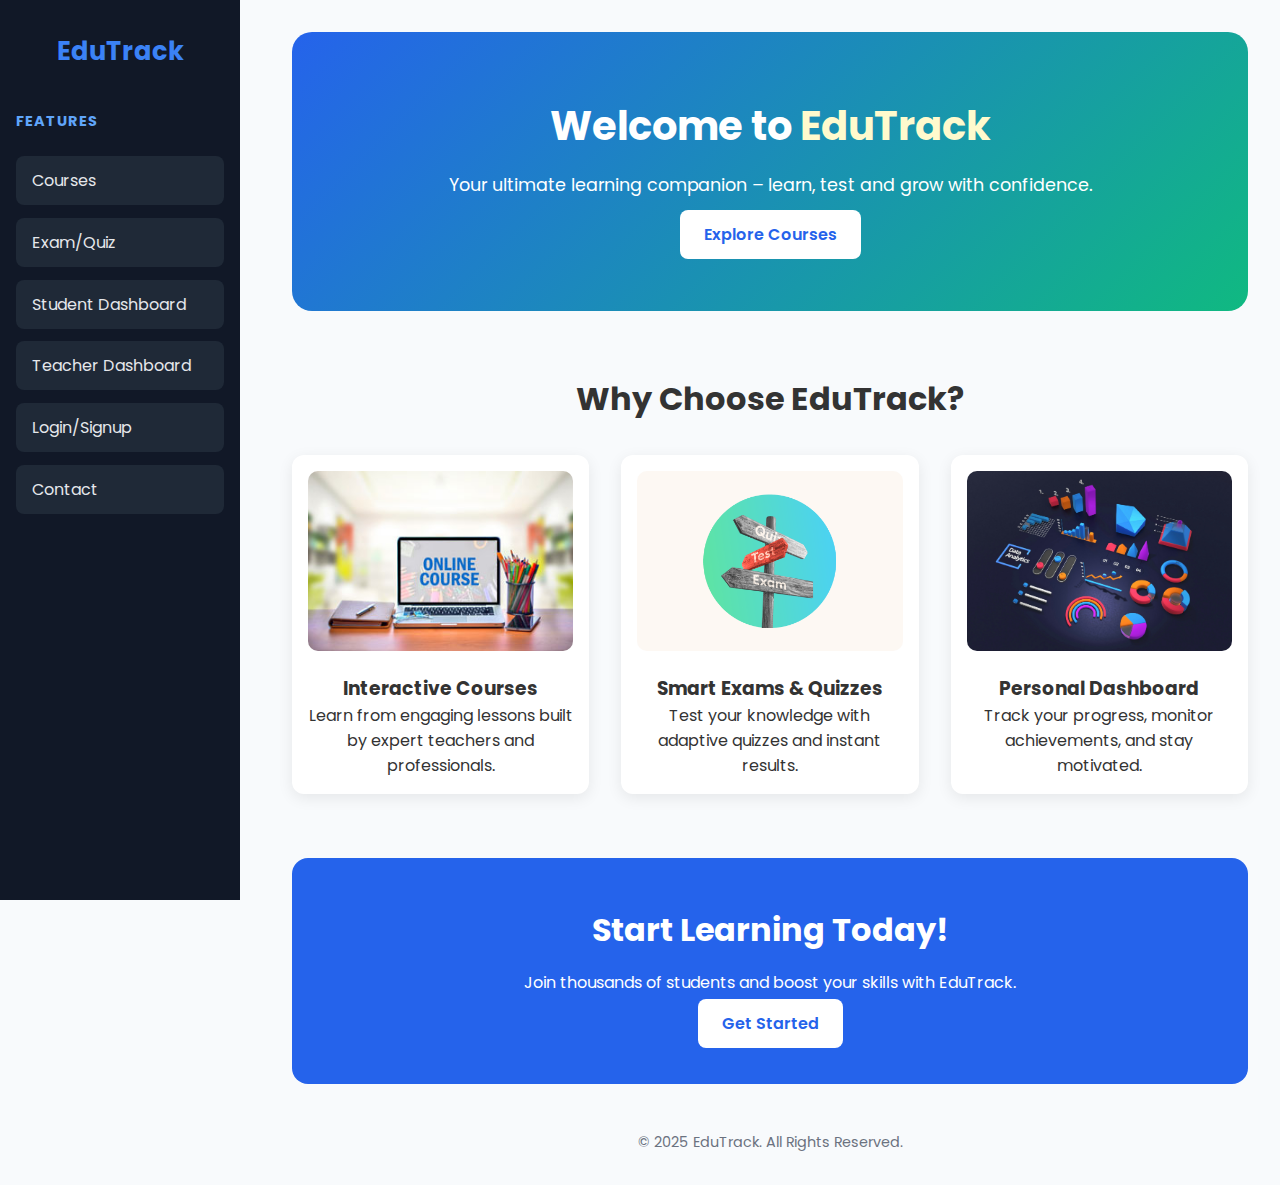
<file: index.html>
<!DOCTYPE html>
<html lang="en">

<head>
  <meta charset="UTF-8" />
  <meta name="viewport" content="width=device-width, initial-scale=1.0" />
  <title>EduTrack - Home</title>
  <link rel="stylesheet" href="style.css" />
</head>

<body>
  <div class="container">
    <!-- Sidebar -->
    <aside class="sidebar">
      <h2 class="brand">EduTrack</h2>
      <h3 class="menu-title">Features</h3>
      <ul class="menu">
        <li><a href="courses.html" >Courses</a></li>
        <li><a href="exam.html">Exam/Quiz</a></li>
        <li><a href="student-dashboard.html">Student Dashboard</a></li>
        <li><a href="teacher-dashboard.html">Teacher Dashboard</a></li>
        <li><a href="login.html">Login/Signup</a></li>
        <li><a href="contact.html">Contact</a></li>
      </ul>
    </aside>

    <!-- Main Content -->
    <main class="content">
      <header class="hero">
        <h1>Welcome to <span>EduTrack</span></h1>
        <p>Your ultimate learning companion – learn, test and grow with confidence.</p>
        <a href="courses.html" class="btn-primary">Explore Courses</a>
      </header>

      <section class="features">
        <h2>Why Choose EduTrack?</h2>
        <div class="cards">
          <div class="card">
            <img src="./asset/courses.jpg" alt="Courses">
            <h3>Interactive Courses</h3>
            <p>Learn from engaging lessons built by expert teachers and professionals.</p>
          </div>
          <div class="card">
            <img src="./asset/quiz-test-exam.jpg" alt="Exam">
            <h3>Smart Exams & Quizzes</h3>
            <p>Test your knowledge with adaptive quizzes and instant results.</p>
          </div>
          <div class="card">
            <img src="./asset/dashboard.jpg" alt="Dashboard">
            <h3>Personal Dashboard</h3>
            <p>Track your progress, monitor achievements, and stay motivated.</p>
          </div>
        </div>
      </section>

      <section class="cta">
        <h2>Start Learning Today!</h2>
        <p>Join thousands of students and boost your skills with EduTrack.</p>
        <a href="login.html" class="btn-secondary get-btn">Get Started</a>
      </section>

      <footer class="footer">
        <p>© 2025 EduTrack. All Rights Reserved.</p>
      </footer>
    </main>
  </div>
</body>

</html>
</file>
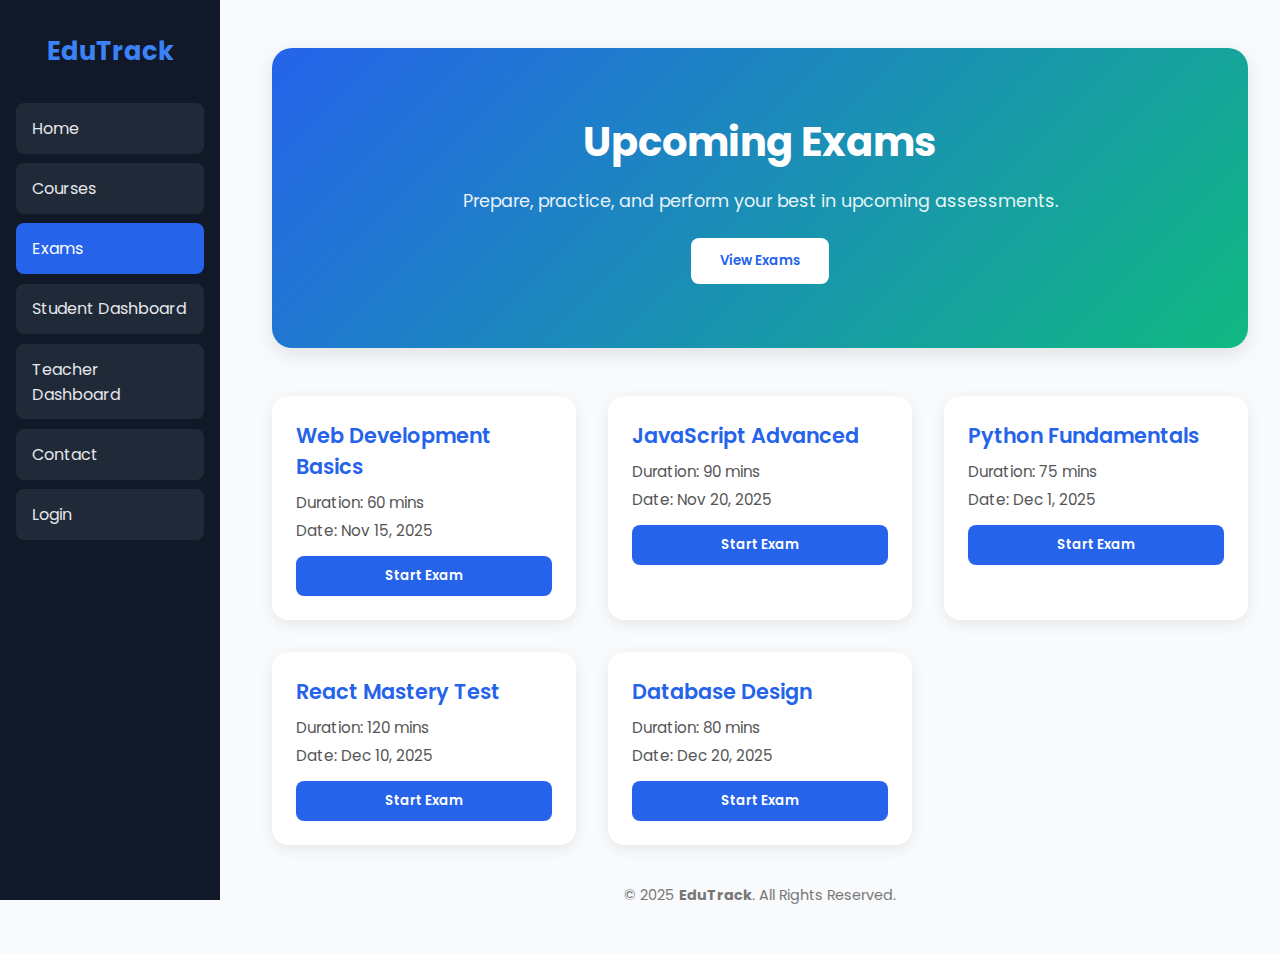
<file: exam.html>
<!DOCTYPE html>
<html lang="en">

<head>
  <meta charset="UTF-8" />
  <meta name="viewport" content="width=device-width, initial-scale=1.0" />
  <title>EduTrack | Exams</title>
  <link rel="stylesheet" href="exam.css" />
  <link href="https://fonts.googleapis.com/css2?family=Poppins:wght@400;600;700&display=swap" rel="stylesheet">
</head>

<body>
  <div class="main-layout">
    <!-- Sidebar -->
    <aside class="sidebar">
      <h2>EduTrack</h2>
      <a href="index.html">Home</a>
      <a href="courses.html">Courses</a>
      <a href="exam.html" class="active">Exams</a>
      <a href="student-dashboard.html">Student Dashboard</a>
      <a href="teacher-dashboard.html">Teacher Dashboard</a>
      <a href="contact.html">Contact</a>
      <a href="login.html">Login</a>
    </aside>

    <!-- Main Content -->
    <main class="main-content">
      <!-- Hero Section -->
      <section class="exam-hero">
        <h1>Upcoming Exams</h1>
        <p>Prepare, practice, and perform your best in upcoming assessments.</p>
        <button>View Exams</button>
      </section>

      <!-- Exam List -->
      <section class="exam-list">
        <div class="exam-card">
          <h3>Web Development Basics</h3>
          <p>Duration: 60 mins</p>
          <p>Date: Nov 15, 2025</p>
          <button>Start Exam</button>
        </div>

        <div class="exam-card">
          <h3>JavaScript Advanced</h3>
          <p>Duration: 90 mins</p>
          <p>Date: Nov 20, 2025</p>
          <button>Start Exam</button>
        </div>

        <div class="exam-card">
          <h3>Python Fundamentals</h3>
          <p>Duration: 75 mins</p>
          <p>Date: Dec 1, 2025</p>
          <button>Start Exam</button>
        </div>

        <div class="exam-card">
          <h3>React Mastery Test</h3>
          <p>Duration: 120 mins</p>
          <p>Date: Dec 10, 2025</p>
          <button>Start Exam</button>
        </div>

        <div class="exam-card">
          <h3>Database Design</h3>
          <p>Duration: 80 mins</p>
          <p>Date: Dec 20, 2025</p>
          <button>Start Exam</button>
        </div>
      </section>

      <!-- Footer -->
      <footer style="margin-top: 40px; text-align: center; color: #777;">
        © 2025 <strong>EduTrack</strong>. All Rights Reserved.
      </footer>
    </main>
  </div>
</body>

</html>
</file>
<file: style.css>
@import url('https://fonts.googleapis.com/css2?family=Poppins:wght@400;600;700&display=swap');

* {
  margin: 0;
  padding: 0;
  box-sizing: border-box;
}

body {
  font-family: 'Poppins', sans-serif;
  background: #f8fafc;
  color: #333;
  display: flex;
  min-height: 100vh;
}

/* Layout */
.container {
  display: flex;
  width: 100%;
}

/* Sidebar */
.sidebar {
  width: 240px;
  background: #111827;
  color: #fff;
  padding: 2rem 1rem;
  display: flex;
  flex-direction: column;
  gap: 1rem;
  position: fixed;
  height: 100vh;
}

.brand {
  font-size: 1.6rem;
  font-weight: 700;
  color: #3b82f6;
  text-align: center;
}

.menu-title {
  font-size: 0.9rem;
  color: #60a5fa;
  margin-top: 1.5rem;
  text-transform: uppercase;
  letter-spacing: 1px;
}

.menu {
  list-style: none;
  margin-top: 0.5rem;
}

.menu li {
  margin-bottom: 0.8rem;
}

.menu a {
  display: block;
  background: #1f2937;
  color: #e5e7eb;
  padding: 0.75rem 1rem;
  border-radius: 8px;
  text-decoration: none;
  transition: 0.3s;
}

.menu a:hover,
.menu a.active {
  background: #2563eb;
  color: #fff;
}

/* Content Area */
.content {
  margin-left: 260px;
  padding: 2rem;
  flex: 1;
}

/* Hero Section */
.hero {
  background: linear-gradient(135deg, #2563eb, #10b981);
  color: white;
  padding: 4rem 2rem;
  border-radius: 20px;
  text-align: center;
}

.hero h1 {
  font-size: 2.5rem;
  margin-bottom: 1rem;
}

.hero span {
  color: #fffacd;
}

.hero p {
  margin-bottom: 1.5rem;
  font-size: 1.1rem;
}

.btn-primary {
  background: #fff;
  color: #2563eb;
  padding: 0.8rem 1.5rem;
  border-radius: 8px;
  text-decoration: none;
  font-weight: 600;
  transition: 0.3s;
}

.btn-primary:hover {
  background: #f0f0f0;
}

/* Features Section */
.features {
  margin-top: 4rem;
}

.features h2 {
  text-align: center;
  font-size: 2rem;
  margin-bottom: 2rem;
}

.cards {
  display: grid;
  grid-template-columns: repeat(auto-fit, minmax(250px, 1fr));
  gap: 2rem;
}

.card {
  background: #fff;
  border-radius: 12px;
  box-shadow: 0 4px 15px rgba(0, 0, 0, 0.08);
  padding: 1rem;
  text-align: center;
  transition: 0.3s;
}

.card img {
  border-radius: 10px;
  width: 100%;
  height: 180px;
  object-fit: cover;
  margin-bottom: 1rem;
}

.card:hover {
  transform: translateY(-5px);
  box-shadow: 0 8px 25px rgba(0, 0, 0, 0.15);
}

/* CTA */
.cta {
  margin-top: 4rem;
  text-align: center;
  background: #2563eb;
  color: white;
  padding: 3rem 1rem;
  border-radius: 16px;
}

.cta h2 {
  font-size: 2rem;
  margin-bottom: 1rem;
}
.cta p{
  margin-bottom: 1rem;
}

.btn-secondary {
  background: white;
  color: #2563eb;
  text-decoration: none;
  padding: 0.8rem 1.5rem;
  border-radius: 8px;
  font-weight: 600;
  transition: 0.3s;
}

.btn-secondary:hover {
  background: #e0e7ff;
}


/* Footer */
.footer {
  margin-top: 3rem;
  text-align: center;
  color: #6b7280;
  font-size: 0.9rem;
}

/* Responsive */
@media (max-width: 768px) {
  .sidebar {
    display: none;
  }
  .content {
    margin-left: 0;
  }
  .hero h1 {
    font-size: 2rem;
  }
}
</file>
<file: exam.css>
@import url("https://fonts.googleapis.com/css2?family=Poppins:wght@400;600;700&display=swap");

/* ========== RESET ========== */
* {
  margin: 0;
  padding: 0;
  box-sizing: border-box;
  font-family: "Poppins", sans-serif;
}

body {
  background: #f8fafc;
  color: #1f2937;
}

/* ========== LAYOUT ========== */
.main-layout {
  display: flex;
  min-height: 100vh;
}

/* ========== SIDEBAR ========== */
.sidebar {
  width: 220px;
  background: #111827;
  color: white;
  display: flex;
  flex-direction: column;
  padding: 2rem 1rem;
  height: 100vh;
  position: fixed;
  top: 0;
  left: 0;
}

.sidebar h2 {
  font-size: 1.6rem;
  font-weight: 700;
  color: #3b82f6;
  margin-bottom: 2rem;
  text-align: center;
}

.sidebar a {
  color: #e5e7eb;
  text-decoration: none;
  padding: 0.8rem 1rem;
  border-radius: 8px;
  margin-bottom: 0.6rem;
  transition: 0.3s;
  background: #1f2937;
  display: block;
}

.sidebar a:hover,
.sidebar a.active {
  background: #2563eb;
  color: white;
}

/* ========== MAIN CONTENT ========== */
.main-content {
  flex: 1;
  margin-left: 240px;
  padding: 3rem 2rem;
}

/* ========== HERO SECTION ========== */
.exam-hero {
  background: linear-gradient(135deg, #2563eb, #10b981);
  color: white;
  border-radius: 20px;
  padding: 4rem 2rem;
  text-align: center;
  margin-bottom: 3rem;
  box-shadow: 0 6px 20px rgba(0, 0, 0, 0.1);
}

.exam-hero h1 {
  font-size: 2.5rem;
  font-weight: 700;
  margin-bottom: 1rem;
}

.exam-hero p {
  font-size: 1.1rem;
  opacity: 0.9;
  margin-bottom: 1.5rem;
}

.exam-hero button {
  background: white;
  color: #2563eb;
  font-weight: 600;
  border: none;
  padding: 0.8rem 1.8rem;
  border-radius: 8px;
  cursor: pointer;
  transition: 0.3s;
}

.exam-hero button:hover {
  background: #f3f4f6;
  transform: translateY(-3px);
}

/* ========== EXAM LIST ========== */
.exam-list {
  display: grid;
  grid-template-columns: repeat(auto-fit, minmax(280px, 1fr));
  gap: 2rem;
}

.exam-card {
  background: white;
  padding: 1.5rem;
  border-radius: 16px;
  box-shadow: 0 4px 15px rgba(0, 0, 0, 0.08);
  transition: 0.3s;
}

.exam-card:hover {
  transform: translateY(-5px);
  box-shadow: 0 8px 25px rgba(0, 0, 0, 0.12);
}

.exam-card h3 {
  color: #2563eb;
  font-size: 1.3rem;
  font-weight: 600;
  margin-bottom: 0.6rem;
}

.exam-card p {
  font-size: 0.95rem;
  color: #555;
  margin-bottom: 0.3rem;
}

.exam-card button {
  background: #2563eb;
  color: white;
  font-weight: 600;
  border: none;
  border-radius: 8px;
  padding: 0.6rem 1.2rem;
  cursor: pointer;
  transition: 0.3s;
  margin-top: 0.6rem;
  width: 100%;
}

.exam-card button:hover {
  background: #1e40af;
}

/* ========== FOOTER ========== */
footer {
  text-align: center;
  margin-top: 3rem;
  color: #6b7280;
  font-size: 0.9rem;
}

/* ========== RESPONSIVE ========== */
@media (max-width: 768px) {
  .sidebar {
    display: none;
  }

  .main-content {
    margin-left: 0;
    padding: 2rem 1rem;
  }

  .exam-hero h1 {
    font-size: 2rem;
  }

  .exam-list {
    grid-template-columns: 1fr;
  }
}
</file>
